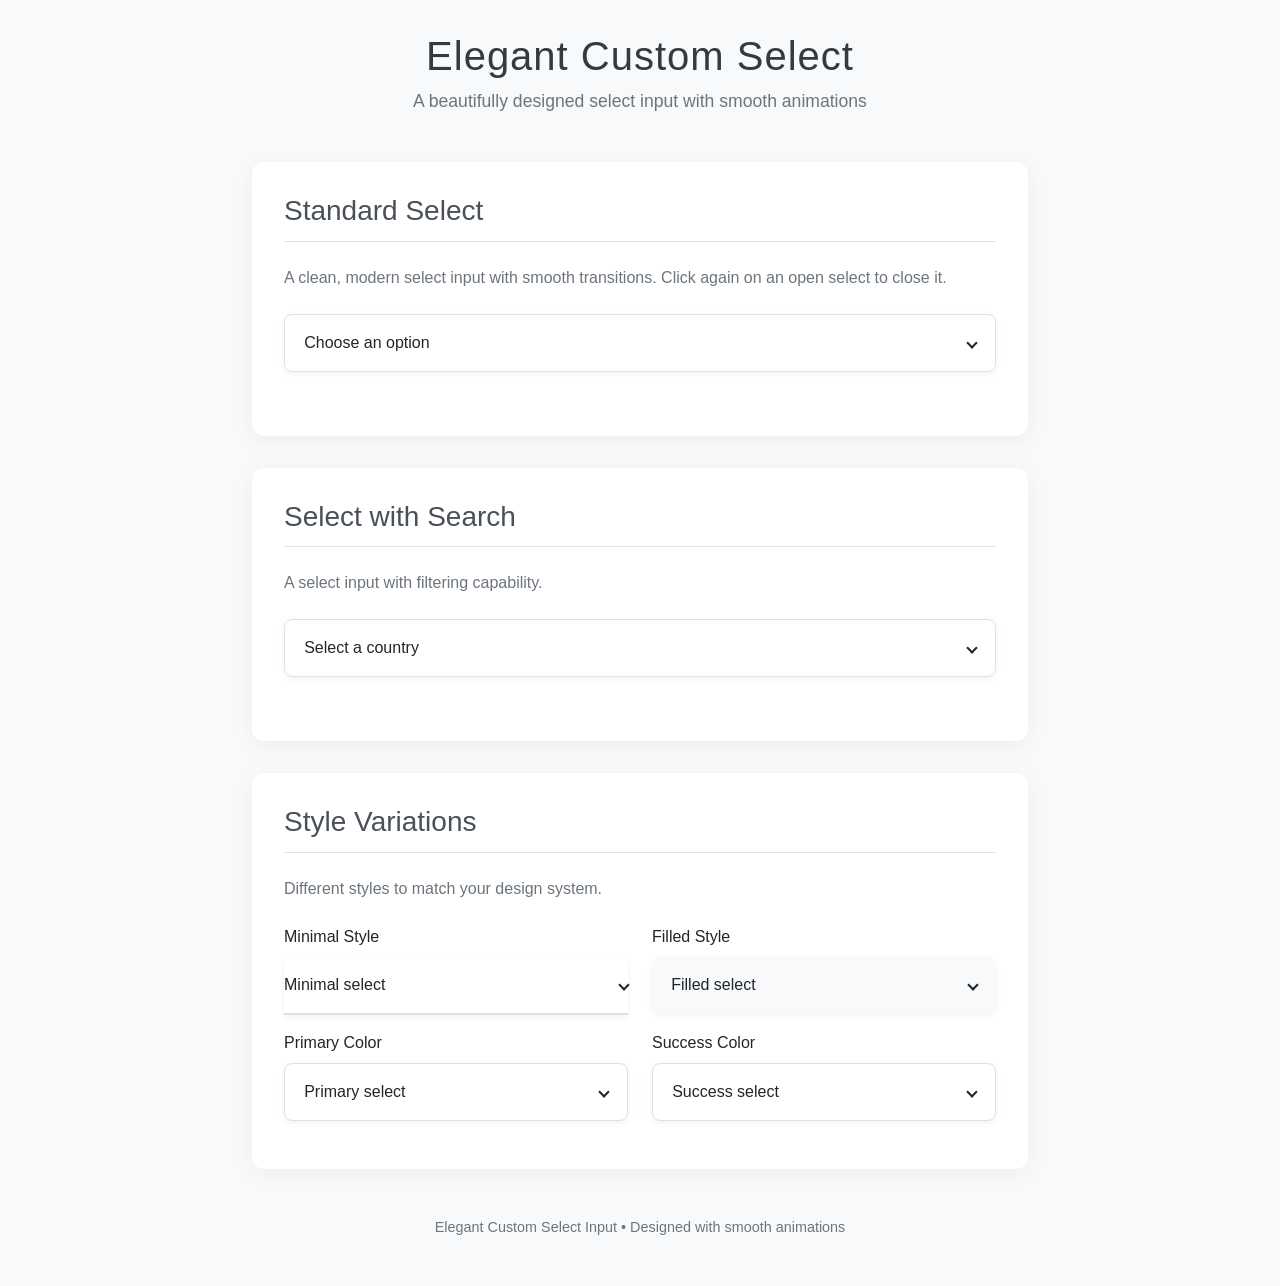
<file: Client/Dashboard/assets/selectstypes.html>
<!DOCTYPE html>
<html lang="en">

<head>
    <meta charset="UTF-8">
    <meta name="viewport" content="width=device-width, initial-scale=1.0">
    <title>Elegant Custom Select</title>
    <link href="https://cdn.jsdelivr.net/npm/bootstrap@5.3.0/dist/css/bootstrap.min.css" rel="stylesheet">
    <link href="https://cdn.jsdelivr.net/npm/bootstrap-icons@1.10.0/font/bootstrap-icons.css" rel="stylesheet">
    <style>
        :root {
            --transition-time: 0.4s;
            --transition-type: cubic-bezier(0.4, 0, 0.2, 1);
            --primary-color: #4e73df;
            --secondary-color: #6c757d;
            --success-color: #1cc88a;
            --background-color: #f8f9fa;
            --text-color: #212529;
            --border-color: #dee2e6;
            --hover-color: #e9ecef;
        }

        body {
            background-color: var(--background-color);
            color: var(--text-color);
            font-family: 'Segoe UI', Tahoma, Geneva, Verdana, sans-serif;
            padding: 2rem;
        }

        .container {
            max-width: 800px;
            margin: 0 auto;
        }

        .header {
            text-align: center;
            margin-bottom: 3rem;
        }

        .header h1 {
            font-weight: 300;
            letter-spacing: 1px;
            margin-bottom: 0.5rem;
            color: #343a40;
        }

        .header p {
            color: #6c757d;
            font-size: 1.1rem;
        }

        /* Elegant Select Container */
        .elegant-select-container {
            position: relative;
            margin-bottom: 2rem;
            width: 100%;
        }

        .elegant-select {
            position: relative;
            width: 100%;
        }

        .select-selected {
            background-color: white;
            border-radius: 8px;
            padding: 1rem 1.2rem;
            cursor: pointer;
            user-select: none;
            border: 1px solid var(--border-color);
            transition: all var(--transition-time) var(--transition-type);
            display: flex;
            align-items: center;
            justify-content: space-between;
            box-shadow: 0 2px 6px rgba(0, 0, 0, 0.05);
        }

        .select-selected:hover {
            border-color: var(--primary-color);
            box-shadow: 0 4px 12px rgba(78, 115, 223, 0.1);
        }

        .select-selected:after {
            content: "";
            width: 0.5rem;
            height: 0.5rem;
            border-right: 2px solid var(--text-color);
            border-bottom: 2px solid var(--text-color);
            transform: rotate(45deg);
            transition: all var(--transition-time) var(--transition-type);
        }

        .select-selected.select-arrow-active:after {
            transform: rotate(-135deg);
            margin-top: -4px;
        }

        .select-selected.select-arrow-active {
            border-radius: 8px 8px 0 0;
            border-bottom: 1px solid transparent;
        }

        /* Select Items */
        .select-items {
            position: absolute;
            background-color: white;
            top: 100%;
            left: 0;
            right: 0;
            z-index: 99;
            border-radius: 0 0 8px 8px;
            overflow: hidden;
            max-height: 0;
            opacity: 0;
            transform: translateY(-10px);
            transition: all var(--transition-time) var(--transition-type);
            box-shadow: 0 4px 12px rgba(0, 0, 0, 0.1);
            border: 1px solid var(--primary-color);
            border-top: none;
        }

        .select-items.open {
            max-height: 300px;
            opacity: 1;
            transform: translateY(0);
        }

        .select-item {
            padding: 1rem 1.2rem;
            cursor: pointer;
            transition: all 0.2s var(--transition-type);
            border-bottom: 1px solid #f1f3f5;
            display: flex;
            align-items: center;
        }

        .select-item:last-child {
            border-bottom: none;
        }

        .select-item:hover {
            background-color: var(--hover-color);
        }

        .select-item.selected {
            background-color: rgba(78, 115, 223, 0.1);
            color: var(--primary-color);
            font-weight: 500;
        }

        .select-item .icon {
            margin-right: 0.8rem;
            width: 24px;
            height: 24px;
            display: flex;
            align-items: center;
            justify-content: center;
            border-radius: 6px;
            background-color: rgba(78, 115, 223, 0.1);
            color: var(--primary-color);
        }

        /* Select with search */
        .select-search-container {
            padding: 0.8rem;
            border-bottom: 1px solid var(--border-color);
            background-color: #f8f9fa;
        }

        .select-search {
            width: 100%;
            padding: 0.6rem 1rem;
            border-radius: 6px;
            border: 1px solid var(--border-color);
            font-size: 0.9rem;
            transition: all 0.2s ease;
        }

        .select-search:focus {
            outline: none;
            border-color: var(--primary-color);
            box-shadow: 0 0 0 3px rgba(78, 115, 223, 0.2);
        }

        /* Different styles */
        .elegant-select.minimal .select-selected {
            background-color: transparent;
            border: none;
            border-bottom: 2px solid var(--border-color);
            border-radius: 0;
            padding-left: 0;
            padding-right: 0;
        }

        .elegant-select.filled .select-selected {
            background-color: #f8f9fa;
            border: none;
        }

        /* Color variants */
        .elegant-select.primary .select-selected:hover,
        .elegant-select.primary .select-selected.select-arrow-active {
            border-color: var(--primary-color);
        }

        .elegant-select.success .select-selected:hover,
        .elegant-select.success .select-selected.select-arrow-active {
            border-color: var(--success-color);
        }

        /* Demo sections */
        .demo-section {
            background: white;
            border-radius: 12px;
            padding: 2rem;
            margin-bottom: 2rem;
            box-shadow: 0 4px 20px rgba(0, 0, 0, 0.05);
        }

        .demo-section h3 {
            margin-bottom: 1.5rem;
            padding-bottom: 0.8rem;
            border-bottom: 1px solid var(--border-color);
            color: #495057;
            font-weight: 400;
        }

        .section-description {
            color: #6c757d;
            margin-bottom: 1.5rem;
        }

        /* Footer */
        .footer {
            text-align: center;
            margin-top: 3rem;
            color: #6c757d;
            font-size: 0.9rem;
        }
    </style>
</head>

<body>
    <div class="container">
        <div class="header">
            <h1>Elegant Custom Select</h1>
            <p>A beautifully designed select input with smooth animations</p>
        </div>

        <div class="demo-section">
            <h3>Standard Select</h3>
            <p class="section-description">A clean, modern select input with smooth transitions. Click again on an open
                select to close it.</p>

            <div class="elegant-select-container">
                <div class="elegant-select">
                    <div class="select-selected" id="standardSelect">
                        <span>Choose an option</span>
                    </div>
                    <div class="select-items" id="standardSelectItems">
                        <div class="select-item" data-value="option1">
                            <div class="icon"><i class="bi bi-heart"></i></div>
                            <span>Option One</span>
                        </div>
                        <div class="select-item" data-value="option2">
                            <div class="icon"><i class="bi bi-star"></i></div>
                            <span>Option Two</span>
                        </div>
                        <div class="select-item" data-value="option3">
                            <div class="icon"><i class="bi bi-bookmark"></i></div>
                            <span>Option Three</span>
                        </div>
                        <div class="select-item" data-value="option4">
                            <div class="icon"><i class="bi bi-flag"></i></div>
                            <span>Option Four</span>
                        </div>
                    </div>
                </div>
            </div>
        </div>

        <div class="demo-section">
            <h3>Select with Search</h3>
            <p class="section-description">A select input with filtering capability.</p>

            <div class="elegant-select-container">
                <div class="elegant-select">
                    <div class="select-selected" id="searchSelect">
                        <span>Select a country</span>
                    </div>
                    <div class="select-items" id="searchSelectItems">
                        <div class="select-search-container">
                            <input type="text" class="select-search" placeholder="Search countries...">
                        </div>
                        <div class="select-item" data-value="usa">
                            <div class="icon"><i class="bi bi-globe"></i></div>
                            <span>United States</span>
                        </div>
                        <div class="select-item" data-value="canada">
                            <div class="icon"><i class="bi bi-globe"></i></div>
                            <span>Canada</span>
                        </div>
                        <div class="select-item" data-value="uk">
                            <div class="icon"><i class="bi bi-globe"></i></div>
                            <span>United Kingdom</span>
                        </div>
                        <div class="select-item" data-value="australia">
                            <div class="icon"><i class="bi bi-globe"></i></div>
                            <span>Australia</span>
                        </div>
                        <div class="select-item" data-value="germany">
                            <div class="icon"><i class="bi bi-globe"></i></div>
                            <span>Germany</span>
                        </div>
                        <div class="select-item" data-value="japan">
                            <div class="icon"><i class="bi bi-globe"></i></div>
                            <span>Japan</span>
                        </div>
                    </div>
                </div>
            </div>
        </div>

        <div class="demo-section">
            <h3>Style Variations</h3>
            <p class="section-description">Different styles to match your design system.</p>

            <div class="row">
                <div class="col-md-6 mb-3">
                    <label class="form-label">Minimal Style</label>
                    <div class="elegant-select minimal">
                        <div class="select-selected" id="minimalSelect">
                            <span>Minimal select</span>
                        </div>
                        <div class="select-items">
                            <div class="select-item" data-value="min1">Minimal Option 1</div>
                            <div class="select-item" data-value="min2">Minimal Option 2</div>
                            <div class="select-item" data-value="min3">Minimal Option 3</div>
                        </div>
                    </div>
                </div>

                <div class="col-md-6 mb-3">
                    <label class="form-label">Filled Style</label>
                    <div class="elegant-select filled">
                        <div class="select-selected" id="filledSelect">
                            <span>Filled select</span>
                        </div>
                        <div class="select-items">
                            <div class="select-item" data-value="fill1">Filled Option 1</div>
                            <div class="select-item" data-value="fill2">Filled Option 2</div>
                            <div class="select-item" data-value="fill3">Filled Option 3</div>
                        </div>
                    </div>
                </div>

                <div class="col-md-6 mb-3">
                    <label class="form-label">Primary Color</label>
                    <div class="elegant-select primary">
                        <div class="select-selected" id="primarySelect">
                            <span>Primary select</span>
                        </div>
                        <div class="select-items">
                            <div class="select-item" data-value="pri1">Primary Option 1</div>
                            <div class="select-item" data-value="pri2">Primary Option 2</div>
                            <div class="select-item" data-value="pri3">Primary Option 3</div>
                        </div>
                    </div>
                </div>

                <div class="col-md-6 mb-3">
                    <label class="form-label">Success Color</label>
                    <div class="elegant-select success">
                        <div class="select-selected" id="successSelect">
                            <span>Success select</span>
                        </div>
                        <div class="select-items">
                            <div class="select-item" data-value="suc1">Success Option 1</div>
                            <div class="select-item" data-value="suc2">Success Option 2</div>
                            <div class="select-item" data-value="suc3">Success Option 3</div>
                        </div>
                    </div>
                </div>
            </div>
        </div>

        <div class="footer">
            <p>Elegant Custom Select Input • Designed with smooth animations</p>
        </div>
    </div>

    <script>
        
        document.addEventListener('DOMContentLoaded', function () {
            // Initialize all select elements
            const selects = document.querySelectorAll('.elegant-select');

            selects.forEach(select => {
                const selected = select.querySelector('.select-selected');
                const itemsContainer = select.querySelector('.select-items');
                const items = itemsContainer.querySelectorAll('.select-item');
                const searchInput = itemsContainer.querySelector('.select-search');

                // Toggle select on click
                selected.addEventListener('click', function (e) {
                    e.stopPropagation();

                    // Check if this select is already open
                    const isAlreadyOpen = itemsContainer.classList.contains('open');

                    // Close all selects first
                    closeAllSelects();

                    // If it wasn't already open, open it
                    if (!isAlreadyOpen) {
                        itemsContainer.classList.add('open');
                        selected.classList.add('select-arrow-active');

                        // Focus search input if it exists
                        if (searchInput) {
                            setTimeout(() => searchInput.focus(), 10);
                        }
                    }
                });

                // Handle item selection
                items.forEach(item => {
                    item.addEventListener('click', function () {
                        const value = this.getAttribute('data-value');
                        const text = this.textContent;

                        // Update selected text
                        selected.querySelector('span').textContent = text;

                        // Mark as selected
                        items.forEach(i => i.classList.remove('selected'));
                        this.classList.add('selected');

                        // Close dropdown
                        itemsContainer.classList.remove('open');
                        selected.classList.remove('select-arrow-active');

                        // Trigger change event
                        const event = new Event('change');
                        selected.dispatchEvent(event);

                        console.log(`Selected value: ${value}, text: ${text}`);
                    });
                });

                // Handle search functionality
                if (searchInput) {
                    searchInput.addEventListener('input', function () {
                        const searchTerm = this.value.toLowerCase();

                        items.forEach(item => {
                            if (item.textContent.toLowerCase().includes(searchTerm)) {
                                item.style.display = 'flex';
                            } else {
                                item.style.display = 'none';
                            }
                        });
                    });

                    // Prevent search input click from closing dropdown
                    searchInput.addEventListener('click', function (e) {
                        e.stopPropagation();
                    });
                }
            });

            // Close selects when clicking outside
            document.addEventListener('click', function (e) {
                if (!e.target.closest('.elegant-select')) {
                    closeAllSelects();
                }
            });

            // Close all select dropdowns
            function closeAllSelects() {
                const allSelects = document.querySelectorAll('.select-items, .select-selected');

                allSelects.forEach(element => {
                    if (element.classList.contains('select-items')) {
                        element.classList.remove('open');
                        // Clear search if exists
                        const searchInput = element.querySelector('.select-search');
                        if (searchInput) {
                            searchInput.value = '';
                            // Show all items again
                            element.querySelectorAll('.select-item').forEach(item => {
                                item.style.display = 'flex';
                            });
                        }
                    } else if (element.classList.contains('select-selected')) {
                        element.classList.remove('select-arrow-active');
                    }
                });
            }

            // Keyboard navigation
            document.addEventListener('keydown', function (e) {
                if (e.key === 'Escape') {
                    closeAllSelects();
                }
            });
        });
   
   </script>
</body>

</html>
</file>
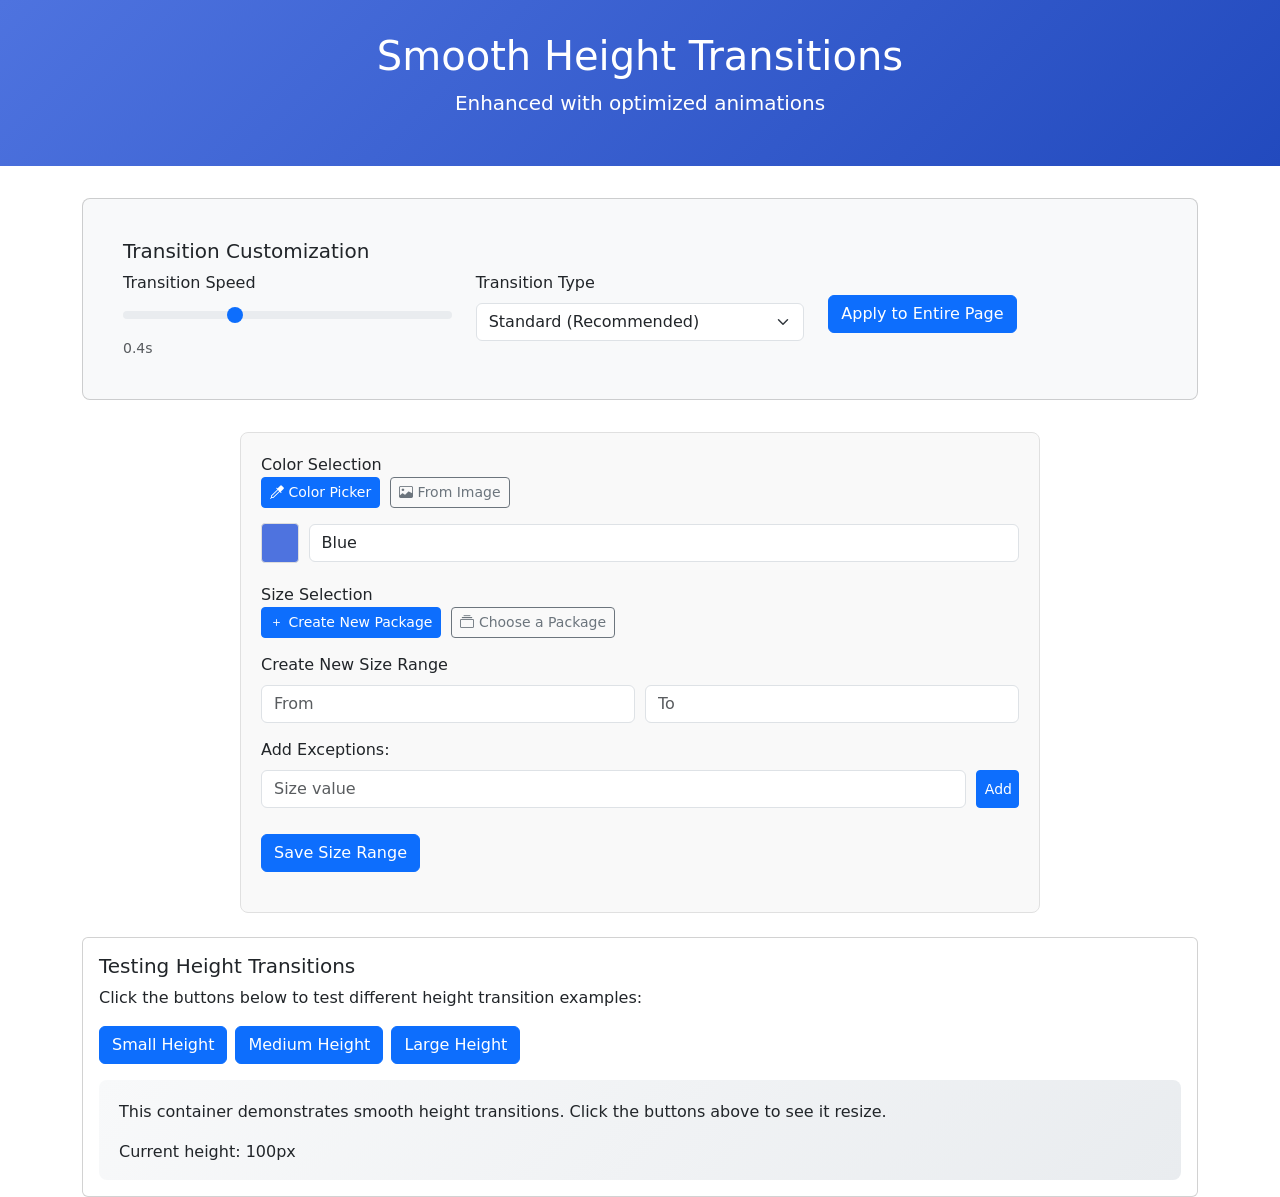
<file: Client/Dashboard/assets/transition.html>
<!DOCTYPE html>
<html lang="en">

<head>
    <meta charset="UTF-8">
    <meta name="viewport" content="width=device-width, initial-scale=1.0">
    <title>Smooth Height Transitions</title>
    <link href="https://cdn.jsdelivr.net/npm/bootstrap@5.3.0/dist/css/bootstrap.min.css" rel="stylesheet">
    <link href="https://cdn.jsdelivr.net/npm/bootstrap-icons@1.10.0/font/bootstrap-icons.css" rel="stylesheet">
    <style>
        :root {
            --transition-time: 0.4s;
            --transition-type: cubic-bezier(0.4, 0, 0.2, 1);
            --primary-color: #4e73df;
            --secondary-color: #6c757d;
            --success-color: #1cc88a;
        }

        /* Universal transition base */
        .transition-element {
            transition: all var(--transition-time) var(--transition-type) !important;
        }

        /* Section transitions */
        .section-container {
            transition: all var(--transition-time) var(--transition-type) !important;
            overflow: hidden;
        }

        .collapsible-section {
            transition:
                max-height var(--transition-time) var(--transition-type),
                opacity calc(var(--transition-time) * 0.8) var(--transition-type),
                transform calc(var(--transition-time) * 0.8) var(--transition-type) !important;
            transform-origin: top center;
        }

        .hidden-section {
            opacity: 0;
            transform: translateY(-8px) scaleY(0.98);
            max-height: 0;
            overflow: hidden;
            pointer-events: none;
        }

        .visible-section {
            opacity: 1;
            transform: translateY(0) scaleY(1);
            max-height: 1000px;
            pointer-events: all;
        }

        /* Button transitions */
        .btn {
            transition: all 0.25s var(--transition-type) !important;
            position: relative;
            overflow: hidden;
        }

        /* Form element transitions */
        .form-control,
        .form-select,
        .form-check-input {
            transition: all 0.25s var(--transition-type) !important;
        }

        .form-control:focus,
        .form-select:focus {
            transform: translateY(-2px);
            box-shadow: 0 0.5rem 1rem rgba(0, 0, 0, 0.15) !important;
        }

        /* Card transitions */
        .card {
            transition: all 0.3s var(--transition-type) !important;
        }

        /* Navigation transitions */
        .nav-link {
            transition: all 0.25s var(--transition-type) !important;
        }

        /* Fade in elements on page load */
        .fade-in {
            animation: fadeIn 0.6s var(--transition-type) forwards;
            opacity: 0;
        }

        @keyframes fadeIn {
            from {
                opacity: 0;
                transform: translateY(20px);
            }

            to {
                opacity: 1;
                transform: translateY(0);
            }
        }

        /* Custom color-size controls */
        .color-size-controls {
            max-width: 800px;
            margin: 20px auto;
            padding: 20px;
            border: 1px solid #e0e0e0;
            border-radius: 8px;
            background-color: #f9f9f9;
        }

        .color-section,
        .size-section {
            margin-bottom: 20px;
            overflow: hidden;
        }

        .toggle-buttons {
            display: flex;
            gap: 10px;
            margin-bottom: 15px;
        }

        .color-display {
            width: 40px;
            height: 40px;
            border-radius: 4px;
            cursor: pointer;
            border: 1px solid #ddd;
            transition: all 0.2s ease;
        }

        .color-display:hover {
            transform: scale(1.05);
            box-shadow: 0 3px 6px rgba(0, 0, 0, 0.1);
        }

        .elegant-color-input {
            display: flex;
            align-items: center;
            gap: 10px;
        }

        .size-inputs {
            display: flex;
            gap: 10px;
            margin-bottom: 15px;
        }

        .exceptions-input {
            display: flex;
            gap: 10px;
            margin-bottom: 10px;
        }

        .exception-tag {
            display: inline-flex;
            align-items: center;
            background-color: #e9ecef;
            padding: 4px 8px;
            border-radius: 4px;
            margin-right: 5px;
            margin-bottom: 5px;
            transition: all 0.2s ease;
        }

        .exception-tag:hover {
            background-color: #dee2e6;
            transform: translateY(-1px);
        }

        .exception-tag .remove {
            margin-left: 5px;
            cursor: pointer;
            transition: all 0.2s ease;
        }

        .exception-tag .remove:hover {
            color: #dc3545;
            transform: scale(1.2);
        }

        .size-preview {
            margin-top: 10px;
            padding: 10px;
            background-color: #f8f9fa;
            border-radius: 4px;
            transition: all 0.3s ease;
        }

        .exception-chip {
            display: inline-block;
            padding: 2px 8px;
            background-color: #e9ecef;
            border-radius: 12px;
            margin: 2px;
            font-size: 0.85em;
            transition: all 0.2s ease;
        }

        .exception-chip:hover {
            background-color: #dee2e6;
        }

        /* Page layout styling */
        header {
            background: linear-gradient(135deg, #4e73df 0%, #224abe 100%);
            color: white;
            padding: 2rem 0;
            margin-bottom: 2rem;
        }

        .theme-controls {
            background-color: #f8f9fa;
            padding: 1.5rem;
            border-radius: 8px;
            margin-bottom: 2rem;
            transition: all 0.3s var(--transition-type);
        }

        /* Smooth height transition helper */
        .height-transition {
            transition: height 0.4s var(--transition-type) !important;
            overflow: hidden;
        }

        /* Enhanced button styles */
        .btn-enhanced {
            position: relative;
            overflow: hidden;
            transform: translateZ(0);
        }

        .btn-enhanced:after {
            content: "";
            position: absolute;
            top: 50%;
            left: 50%;
            width: 5px;
            height: 5px;
            background: rgba(255, 255, 255, 0.5);
            opacity: 0;
            border-radius: 100%;
            transform: scale(1, 1) translate(-50%);
            transform-origin: 50% 50%;
        }

        .btn-enhanced:focus:not(:active)::after {
            animation: ripple 1s ease-out;
        }

        @keyframes ripple {
            0% {
                transform: scale(0, 0);
                opacity: 0.5;
            }

            20% {
                transform: scale(15, 15);
                opacity: 0.3;
            }

            100% {
                transform: scale(30, 30);
                opacity: 0;
            }
        }
    </style>
</head>

<body>
    <header class="text-center">
        <div class="container">
            <h1 class="fade-in">Smooth Height Transitions</h1>
            <p class="lead fade-in">Enhanced with optimized animations</p>
        </div>
    </header>

    <div class="container">
        <div class="theme-controls card fade-in">
            <div class="card-body">
                <h5 class="card-title">Transition Customization</h5>
                <div class="row">
                    <div class="col-md-4">
                        <label for="transitionSpeed" class="form-label">Transition Speed</label>
                        <input type="range" class="form-range" id="transitionSpeed" min="0.2" max="0.8" step="0.1"
                            value="0.4">
                        <div class="form-text" id="speedValue">0.4s</div>
                    </div>
                    <div class="col-md-4">
                        <label for="transitionType" class="form-label">Transition Type</label>
                        <select class="form-select" id="transitionType">
                            <option value="cubic-bezier(0.4, 0, 0.2, 1)" selected>Standard (Recommended)</option>
                            <option value="ease">Ease</option>
                            <option value="ease-in">Ease-in</option>
                            <option value="ease-out">Ease-out</option>
                            <option value="ease-in-out">Ease-in-out</option>
                            <option value="linear">Linear</option>
                        </select>
                    </div>
                    <div class="col-md-4">
                        <button id="applyToAll" class="btn btn-primary mt-4 btn-enhanced">Apply to Entire Page</button>
                    </div>
                </div>
            </div>
        </div>

        <div class="color-size-controls mt-4 fade-in">
            <div class="color-section section-container">
                <label>Color Selection</label>
                <div class="toggle-buttons">
                    <button type="button" class="btn btn-sm btn-outline-primary toggle-color-mode active btn-enhanced"
                        data-mode="picker">
                        <i class="bi bi-eyedropper"></i> Color Picker
                    </button>
                    <button type="button" class="btn btn-sm btn-outline-secondary toggle-color-mode btn-enhanced"
                        data-mode="image">
                        <i class="bi bi-image"></i> From Image
                    </button>
                </div>

                <div class="color-picker-container collapsible-section visible-section">
                    <div class="elegant-color-input">
                        <div class="color-display" style="background-color: #4e73df"></div>
                        <input type="text" class="form-control color-name" placeholder="Color Name" value="Blue">
                    </div>
                </div>

                <div class="color-image-container collapsible-section hidden-section">
                    <p>Select an image to use as color source:</p>
                    <div class="image-swatches"></div>
                </div>
            </div>

            <div class="size-section section-container">
                <label>Size Selection</label>
                <div class="toggle-buttons">
                    <button type="button" class="btn btn-sm btn-outline-primary size-toggle-btn active btn-enhanced"
                        data-target="size-creator">
                        <i class="bi bi-plus"></i> Create New Package
                    </button>
                    <button type="button" class="btn btn-sm btn-outline-secondary size-toggle-btn btn-enhanced"
                        data-target="package-selector">
                        <i class="bi bi-collection"></i> Choose a Package
                    </button>
                </div>

                <div class="package-selector collapsible-section hidden-section">
                    <select class="form-select package-select">
                        <option value="">Select Package</option>
                        <option value="men shose">men shose (40-45)</option>
                        <option value="me shose 1">me shose 1 (35-45)</option>
                        <option value="men shose 2">men shose 2 (40-45)</option>
                        <option value="ff">ff (35-45)</option>
                    </select>
                    <div class="size-preview"></div>
                </div>

                <div class="size-creator collapsible-section visible-section">
                    <label class="form-label">Create New Size Range</label>
                    <div class="size-inputs">
                        <input type="text" class="form-control from-size" placeholder="From">
                        <input type="text" class="form-control to-size" placeholder="To">
                    </div>

                    <div class="exceptions-creator">
                        <label class="form-label">Add Exceptions:</label>
                        <div class="exceptions-input">
                            <input type="text" class="form-control exception-value" placeholder="Size value">
                            <button class="btn btn-sm btn-primary add-exception btn-enhanced">Add</button>
                        </div>
                        <div class="exceptions-list-creator"></div>
                    </div>

                    <button class="btn btn-primary save-size mt-3 btn-enhanced">Save Size Range</button>
                </div>
            </div>
        </div>

        <div class="row mt-4 fade-in">
            <div class="col-12">
                <div class="card">
                    <div class="card-body">
                        <h5 class="card-title">Testing Height Transitions</h5>
                        <p>Click the buttons below to test different height transition examples:</p>

                        <div class="d-flex gap-2 mb-3">
                            <button class="btn btn-primary test-height-btn btn-enhanced" data-height="100">Small
                                Height</button>
                            <button class="btn btn-primary test-height-btn btn-enhanced" data-height="200">Medium
                                Height</button>
                            <button class="btn btn-primary test-height-btn btn-enhanced" data-height="300">Large
                                Height</button>
                        </div>

                        <div class="test-height-container height-transition"
                            style="height: 100px; background: linear-gradient(135deg, #f8f9fa 0%, #e9ecef 100%); border-radius: 8px; padding: 20px;">
                            <p>This container demonstrates smooth height transitions. Click the buttons above to see it
                                resize.</p>
                            <p class="mb-0">Current height: <span id="currentHeight">100</span>px</p>
                        </div>
                    </div>
                </div>
            </div>
        </div>
    </div>

    <script>
        document.addEventListener("DOMContentLoaded", () => {
            // Initialize sample data if not exists
            if (!localStorage.getItem("sizePackages")) {
                const sampleData = [
                    {
                        "name": "men shoes",
                        "from": "40",
                        "to": "45",
                        "quantity": "10",
                        "exceptions": ["39", "46"],
                        "date": "07/09/2025, 14:02:10"
                    },
                    {
                        "name": "me shose 1",
                        "from": "35",
                        "to": "45",
                        "quantity": "10",
                        "exceptions": ["34", "47"],
                        "date": "07/09/2025, 15:31:46"
                    },
                    {
                        "name": "men shose 2",
                        "from": "40",
                        "to": "45",
                        "quantity": "20",
                        "exceptions": ["38"],
                        "date": "07/09/2025, 15:32:00"
                    }
                ];
                localStorage.setItem("sizePackages", JSON.stringify(sampleData));
            }

            // Apply transition theme to all elements
            function applyTransitionTheme() {
                const speed = document.getElementById('transitionSpeed').value;
                const type = document.getElementById('transitionType').value;

                // Update CSS variables
                document.documentElement.style.setProperty('--transition-time', `${speed}s`);
                document.documentElement.style.setProperty('--transition-type', type);

                // Add transition-element class to all interactive elements
                const interactiveElements = [
                    'button', 'a', 'input', 'select', 'textarea',
                    '.card', '.nav-link', '.form-control', '.form-select',
                    '.btn', '.dropdown-item', '.list-group-item'
                ];

                interactiveElements.forEach(selector => {
                    document.querySelectorAll(selector).forEach(el => {
                        el.classList.add('transition-element');
                    });
                });
            }

            // Initialize theme
            applyTransitionTheme();

            // Update speed value display
            document.getElementById('transitionSpeed').addEventListener('input', function () {
                document.getElementById('speedValue').textContent = `${this.value}s`;
                applyTransitionTheme();
            });

            // Update when transition type changes
            document.getElementById('transitionType').addEventListener('change', applyTransitionTheme);

            // Apply to all button
            document.getElementById('applyToAll').addEventListener('click', applyTransitionTheme);

            // Color mode toggle functionality
            document.querySelectorAll('.toggle-color-mode').forEach(button => {
                button.addEventListener('click', () => {
                    // Update active button state
                    document.querySelectorAll('.toggle-color-mode').forEach(btn => {
                        btn.classList.remove('active', 'btn-primary');
                        btn.classList.add('btn-outline-secondary');
                    });
                    button.classList.add('active', 'btn-primary');
                    button.classList.remove('btn-outline-secondary');

                    const mode = button.getAttribute('data-mode');

                    // Show appropriate container with transition
                    if (mode === 'picker') {
                        document.querySelector('.color-picker-container').classList.remove('hidden-section');
                        document.querySelector('.color-picker-container').classList.add('visible-section');
                        document.querySelector('.color-image-container').classList.remove('visible-section');
                        document.querySelector('.color-image-container').classList.add('hidden-section');
                    } else {
                        document.querySelector('.color-image-container').classList.remove('hidden-section');
                        document.querySelector('.color-image-container').classList.add('visible-section');
                        document.querySelector('.color-picker-container').classList.remove('visible-section');
                        document.querySelector('.color-picker-container').classList.add('hidden-section');
                    }
                });
            });

            // Size toggle functionality
            document.querySelectorAll('.size-toggle-btn').forEach(button => {
                button.addEventListener('click', () => {
                    // Update active button state
                    document.querySelectorAll('.size-toggle-btn').forEach(btn => {
                        btn.classList.remove('active', 'btn-primary');
                        btn.classList.add('btn-outline-secondary');
                    });
                    button.classList.add('active', 'btn-primary');
                    button.classList.remove('btn-outline-secondary');

                    const target = button.getAttribute('data-target');

                    // Show appropriate container with transition
                    if (target === 'size-creator') {
                        document.querySelector('.size-creator').classList.remove('hidden-section');
                        document.querySelector('.size-creator').classList.add('visible-section');
                        document.querySelector('.package-selector').classList.remove('visible-section');
                        document.querySelector('.package-selector').classList.add('hidden-section');
                    } else {
                        document.querySelector('.package-selector').classList.remove('hidden-section');
                        document.querySelector('.package-selector').classList.add('visible-section');
                        document.querySelector('.size-creator').classList.remove('visible-section');
                        document.querySelector('.size-creator').classList.add('hidden-section');
                    }
                });
            });

            // Package selector functionality
            const packageSelect = document.querySelector('.package-select');
            const sizePreview = document.querySelector('.size-preview');

            packageSelect.addEventListener('change', function () {
                const packages = JSON.parse(localStorage.getItem("sizePackages")) || [];
                const selectedPackage = packages.find(p => p.name === this.value);

                if (selectedPackage) {
                    let exceptionsHtml = "";
                    if (selectedPackage.exceptions && selectedPackage.exceptions.length > 0) {
                        exceptionsHtml = `<div class="exceptions-list mt-2">
                                <strong>Exceptions:</strong> 
                                ${selectedPackage.exceptions.map(e => `<span class="exception-chip">${e}</span>`).join("")}
                            </div>`;
                    }

                    sizePreview.innerHTML = `
                            <div class="size-range"><strong>Sizes:</strong> ${selectedPackage.from} to ${selectedPackage.to}</div>
                            <div><strong>Quantity:</strong> ${selectedPackage.quantity}</div>
                            ${exceptionsHtml}
                        `;
                } else {
                    sizePreview.innerHTML = "";
                }
            });

            // Exception handling
            const exceptionValue = document.querySelector('.exception-value');
            const addExceptionBtn = document.querySelector('.add-exception');
            const exceptionsListCreator = document.querySelector('.exceptions-list-creator');
            let currentExceptions = [];

            addExceptionBtn.addEventListener('click', function () {
                const value = exceptionValue.value.trim();
                if (value && !currentExceptions.includes(value)) {
                    currentExceptions.push(value);
                    updateExceptionsList();
                    exceptionValue.value = "";
                }
            });

            function updateExceptionsList() {
                exceptionsListCreator.innerHTML = currentExceptions.map(exp => `
                        <div class="exception-tag">
                            ${exp}
                            <span class="remove" data-value="${exp}">&times;</span>
                        </div>
                    `).join("");

                // Add event listeners to remove buttons
                exceptionsListCreator.querySelectorAll(".remove").forEach(btn => {
                    btn.addEventListener("click", function () {
                        const value = this.getAttribute("data-value");
                        currentExceptions = currentExceptions.filter(e => e !== value);
                        updateExceptionsList();
                    });
                });
            }

            // Save size range
            const saveSizeBtn = document.querySelector('.save-size');
            const fromSize = document.querySelector('.from-size');
            const toSize = document.querySelector('.to-size');

            saveSizeBtn.addEventListener('click', function () {
                const fromVal = fromSize.value.trim();
                const toVal = toSize.value.trim();

                if (!fromVal || !toVal) {
                    alert("Please enter both 'From' and 'To' values");
                    return;
                }

                const packageName = prompt("Enter a name for this size package:");
                if (!packageName) return;

                const newPackage = {
                    name: packageName,
                    from: fromVal,
                    to: toVal,
                    quantity: "10", // Default value
                    exceptions: currentExceptions,
                    date: new Date().toLocaleString()
                };

                // Save to local storage
                const packages = JSON.parse(localStorage.getItem("sizePackages")) || [];
                packages.push(newPackage);
                localStorage.setItem("sizePackages", JSON.stringify(packages));

                // Update select options
                const newOption = document.createElement("option");
                newOption.value = newPackage.name;
                newOption.textContent = `${newPackage.name} (${newPackage.from}-${newPackage.to})`;
                packageSelect.appendChild(newOption);

                // Select the new option
                packageSelect.value = newPackage.name;
                packageSelect.dispatchEvent(new Event("change"));

                // Reset form
                fromSize.value = "";
                toSize.value = "";
                currentExceptions = [];
                updateExceptionsList();

                alert("Size package saved successfully!");
            });

            // Test height transitions
            document.querySelectorAll('.test-height-btn').forEach(btn => {
                btn.addEventListener('click', function () {
                    const height = this.getAttribute('data-height');
                    const container = document.querySelector('.test-height-container');
                    const heightDisplay = document.getElementById('currentHeight');

                    container.style.height = `${height}px`;
                    heightDisplay.textContent = height;
                });
            });
        });
    
    </script>
</body>

</html>
</file>
